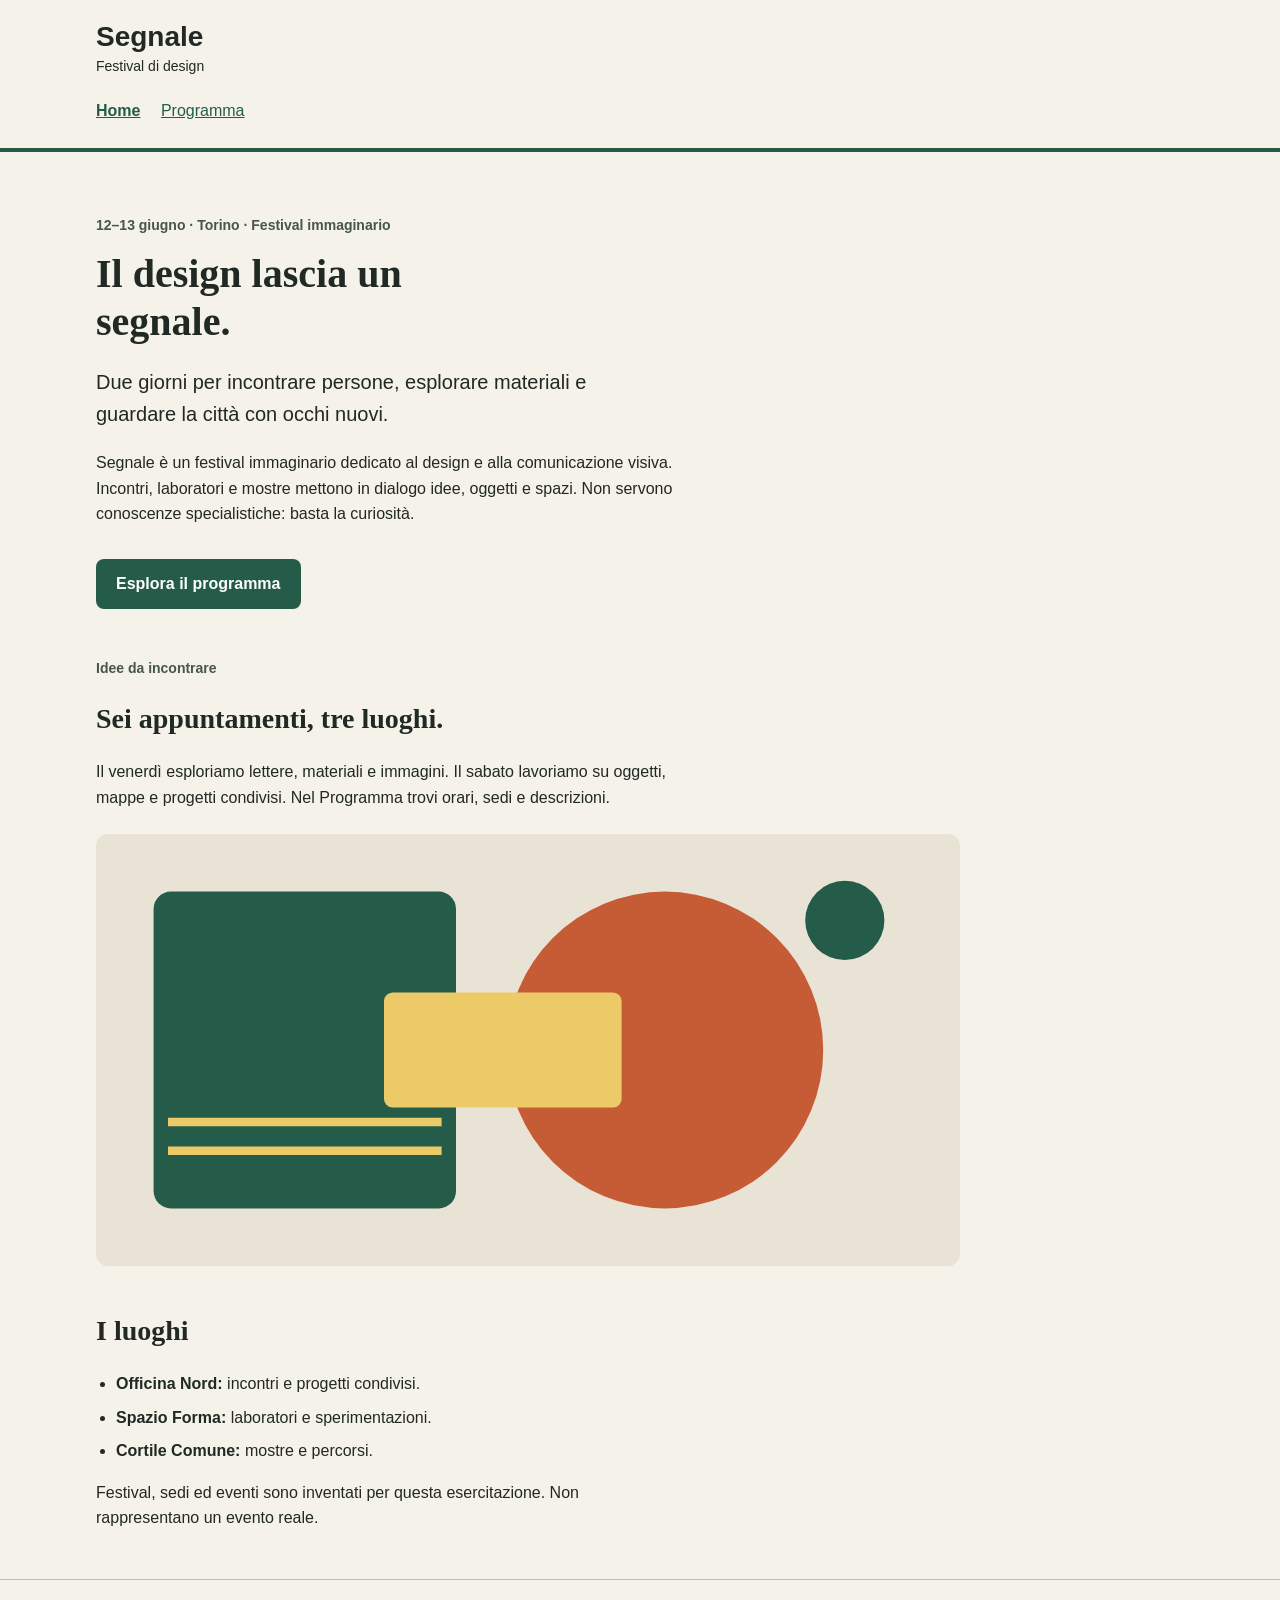
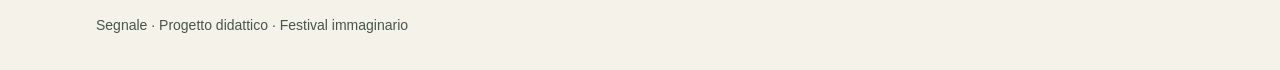
<file: festival-segnale/index.html>
<!doctype html>
<html lang="it">
<head>
  <meta charset="utf-8">
  <meta name="viewport" content="width=device-width, initial-scale=1">
  <title>Segnale — Festival di design</title>
  <link rel="stylesheet" href="style.css">
</head>
<body>
  <a class="skip-link" href="#contenuto">Vai al contenuto</a>
  <header class="site-header">
    <div class="container">
      <a class="brand" href="index.html">Segnale<span>Festival di design</span></a>
      <nav aria-label="Navigazione principale">
        <a href="index.html" aria-current="page">Home</a>
        <!-- Da completare: collegare questa voce alla pagina Programma. -->
        <a href="programma.html">Programma</a>
      </nav>
    </div>
  </header>

  <main id="contenuto" class="container">
    <section class="intro" aria-labelledby="titolo-home">
      <p class="eyebrow">12–13 giugno · Torino · Festival immaginario</p>
      <h1 id="titolo-home">Il design lascia un segnale.</h1>
      <p class="lead">Due giorni per incontrare persone, esplorare materiali e guardare la città con occhi nuovi.</p>
      <p class="reading-text">Segnale è un festival immaginario dedicato al design e alla comunicazione visiva. Incontri, laboratori e mostre mettono in dialogo idee, oggetti e spazi. Non servono conoscenze specialistiche: basta la curiosità.</p>
      <!-- Da completare: anche questo collegamento deve aprire il Programma. -->
      <a class="button-link" href="programma.html">Esplora il programma</a>
    </section>

    <section class="content-section" aria-labelledby="titolo-festival">
      <p class="eyebrow">Idee da incontrare</p>
      <h2 id="titolo-festival">Sei appuntamenti, tre luoghi.</h2>
      <p class="reading-text">Il venerdì esploriamo lettere, materiali e immagini. Il sabato lavoriamo su oggetti, mappe e progetti condivisi. Nel Programma trovi orari, sedi e descrizioni.</p>
      <img class="festival-image" src="assets/festival.svg" alt="Composizione geometrica di cerchi e rettangoli nei colori del festival" width="1200" height="600">
    </section>

    <section class="content-section" aria-labelledby="titolo-luoghi">
      <h2 id="titolo-luoghi">I luoghi</h2>
      <ul class="venues">
        <li><strong>Officina Nord:</strong> incontri e progetti condivisi.</li>
        <li><strong>Spazio Forma:</strong> laboratori e sperimentazioni.</li>
        <li><strong>Cortile Comune:</strong> mostre e percorsi.</li>
      </ul>
      <p class="reading-text">Festival, sedi ed eventi sono inventati per questa esercitazione. Non rappresentano un evento reale.</p>
    </section>
  </main>

  <footer class="site-footer"><div class="container"><p>Segnale · Progetto didattico · Festival immaginario</p></div></footer>
</body>
</html>
</file>
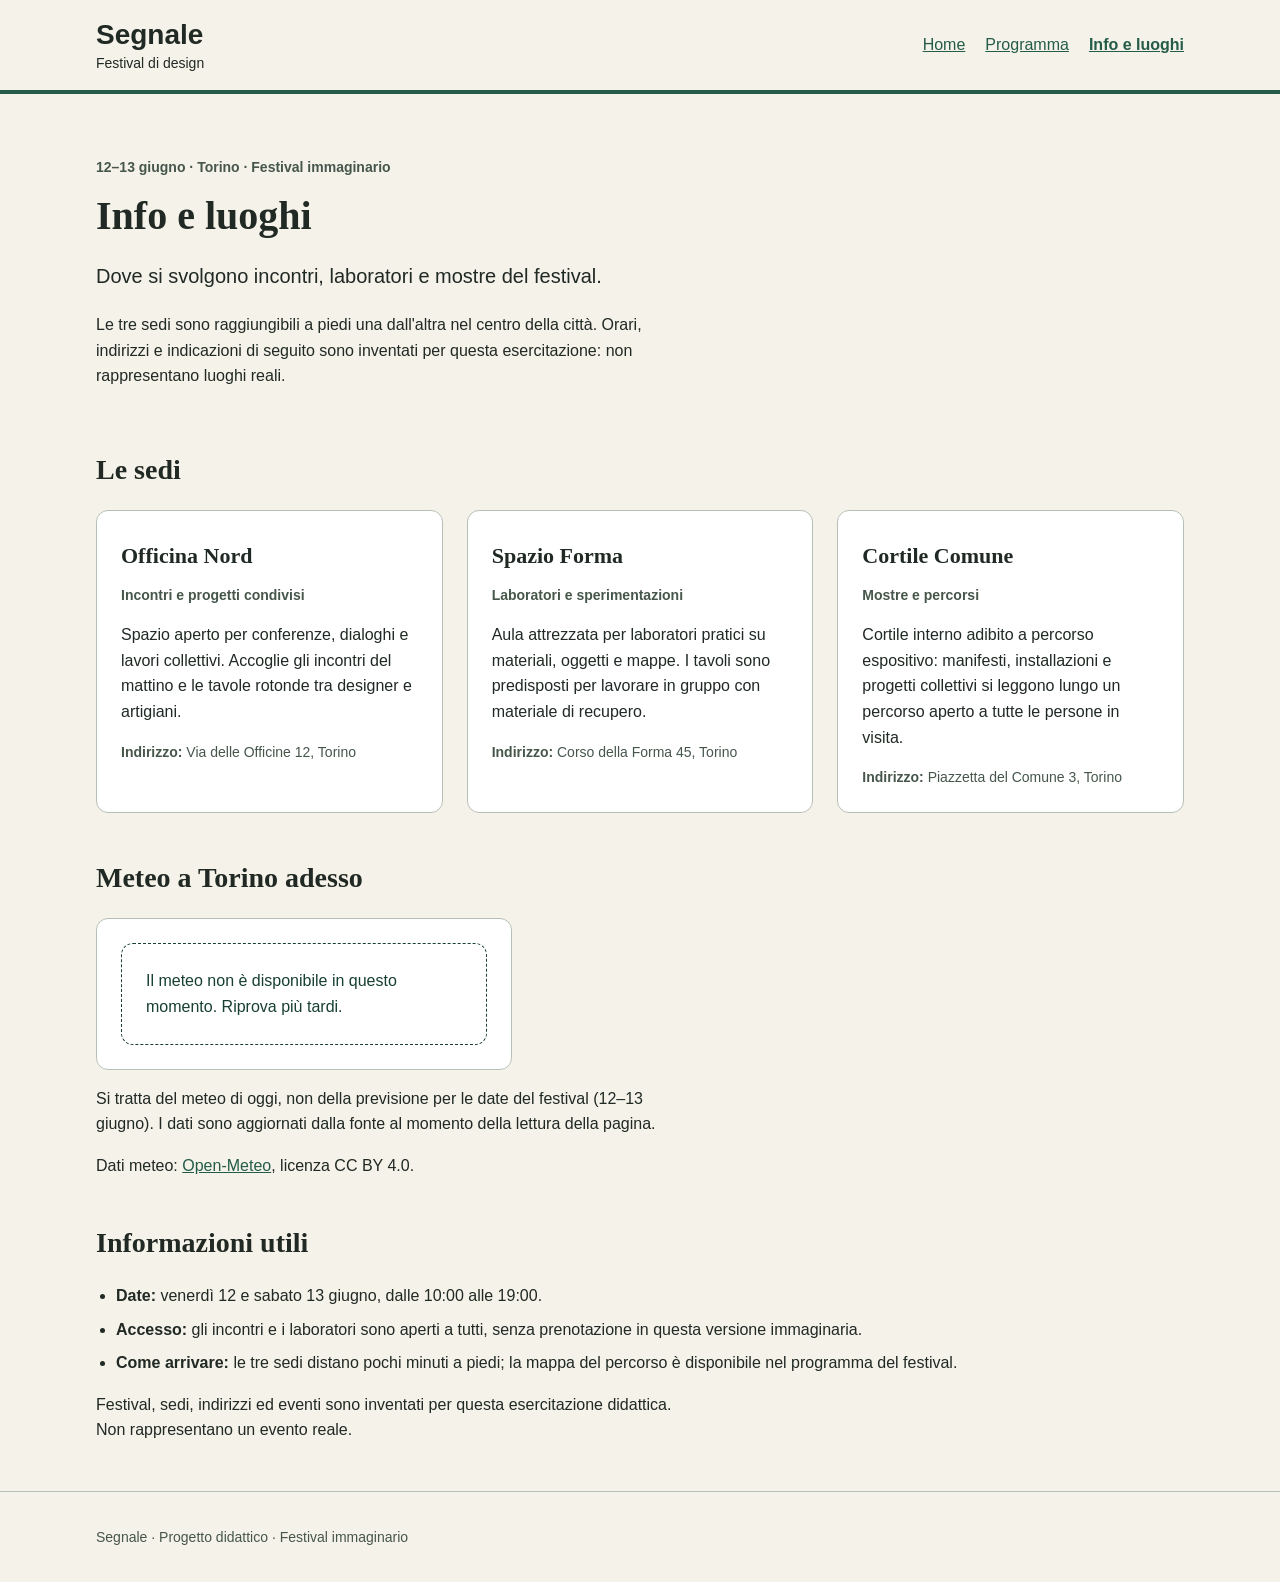
<file: info.html>
<!doctype html>
<html lang="it">
<head>
  <meta charset="utf-8">
  <meta name="viewport" content="width=device-width, initial-scale=1">
  <title>Info e luoghi — Segnale</title>
  <link rel="icon" href="assets/favicon.svg" type="image/svg+xml">
  <link rel="preconnect" href="https://miaoda.feishu.cn">
  <link rel="preconnect" href="https://sf3-scmcdn-cn.feishucdn.com" crossorigin>
  <link rel="stylesheet" href="https://miaoda.feishu.cn/fonts/css2?family=Fraunces:opsz,wght@9..144,600;9..144,700&family=Hanken+Grotesk:wght@400;500;700&display=swap">
  <link rel="stylesheet" href="style.css">
</head>
<body>
  <a class="skip-link" href="#contenuto">Vai al contenuto</a>
  <header class="site-header">
    <div class="container header-inner">
      <a class="brand" href="index.html">Segnale<span>Festival di design</span></a>
      <nav aria-label="Navigazione principale">
        <a href="index.html">Home</a>
        <a href="programma.html">Programma</a>
        <a href="info.html" aria-current="page">Info e luoghi</a>
      </nav>
    </div>
  </header>

  <main id="contenuto" class="container">
    <section class="intro" aria-labelledby="titolo-info">
      <p class="eyebrow">12–13 giugno · Torino · Festival immaginario</p>
      <h1 id="titolo-info">Info e luoghi</h1>
      <p class="lead">Dove si svolgono incontri, laboratori e mostre del festival.</p>
      <p class="reading-text">Le tre sedi sono raggiungibili a piedi una dall'altra nel centro della città. Orari, indirizzi e indicazioni di seguito sono inventati per questa esercitazione: non rappresentano luoghi reali.</p>
    </section>

    <section class="content-section" aria-labelledby="titolo-sedi">
      <h2 id="titolo-sedi">Le sedi</h2>
      <div class="venue-grid">
        <article class="venue-card">
          <h3>Officina Nord</h3>
          <p class="event-meta">Incontri e progetti condivisi</p>
          <p>Spazio aperto per conferenze, dialoghi e lavori collettivi. Accoglie gli incontri del mattino e le tavole rotonde tra designer e artigiani.</p>
          <p class="event-place"><strong>Indirizzo:</strong> Via delle Officine 12, Torino</p>
        </article>
        <article class="venue-card">
          <h3>Spazio Forma</h3>
          <p class="event-meta">Laboratori e sperimentazioni</p>
          <p>Aula attrezzata per laboratori pratici su materiali, oggetti e mappe. I tavoli sono predisposti per lavorare in gruppo con materiale di recupero.</p>
          <p class="event-place"><strong>Indirizzo:</strong> Corso della Forma 45, Torino</p>
        </article>
        <article class="venue-card">
          <h3>Cortile Comune</h3>
          <p class="event-meta">Mostre e percorsi</p>
          <p>Cortile interno adibito a percorso espositivo: manifesti, installazioni e progetti collettivi si leggono lungo un percorso aperto a tutte le persone in visita.</p>
          <p class="event-place"><strong>Indirizzo:</strong> Piazzetta del Comune 3, Torino</p>
        </article>
      </div>
    </section>

    <section class="content-section" aria-labelledby="titolo-meteo">
      <h2 id="titolo-meteo">Meteo a Torino adesso</h2>
      <div class="meteo-box" id="meteo-box" aria-live="polite">
        <p class="stato-messaggio" id="meteo-stato">Caricamento del meteo…</p>
      </div>
      <p class="reading-text">Si tratta del meteo di oggi, non della previsione per le date del festival (12–13 giugno). I dati sono aggiornati dalla fonte al momento della lettura della pagina.</p>
      <p class="reading-text">Dati meteo: <a href="https://open-meteo.com/" target="_blank" rel="noopener noreferrer">Open-Meteo</a>, licenza CC BY 4.0.</p>
    </section>

    <section class="content-section" aria-labelledby="titolo-utilita">
      <h2 id="titolo-utilita">Informazioni utili</h2>
      <ul class="venues">
        <li><strong>Date:</strong> venerdì 12 e sabato 13 giugno, dalle 10:00 alle 19:00.</li>
        <li><strong>Accesso:</strong> gli incontri e i laboratori sono aperti a tutti, senza prenotazione in questa versione immaginaria.</li>
        <li><strong>Come arrivare:</strong> le tre sedi distano pochi minuti a piedi; la mappa del percorso è disponibile nel programma del festival.</li>
      </ul>
      <p class="reading-text">Festival, sedi, indirizzi ed eventi sono inventati per questa esercitazione didattica. Non rappresentano un evento reale.</p>
    </section>
  </main>

  <footer class="site-footer"><div class="container"><p>Segnale · Progetto didattico · Festival immaginario</p></div></footer>
  <script src="meteo.js"></script>
</body>
</html>
</file>
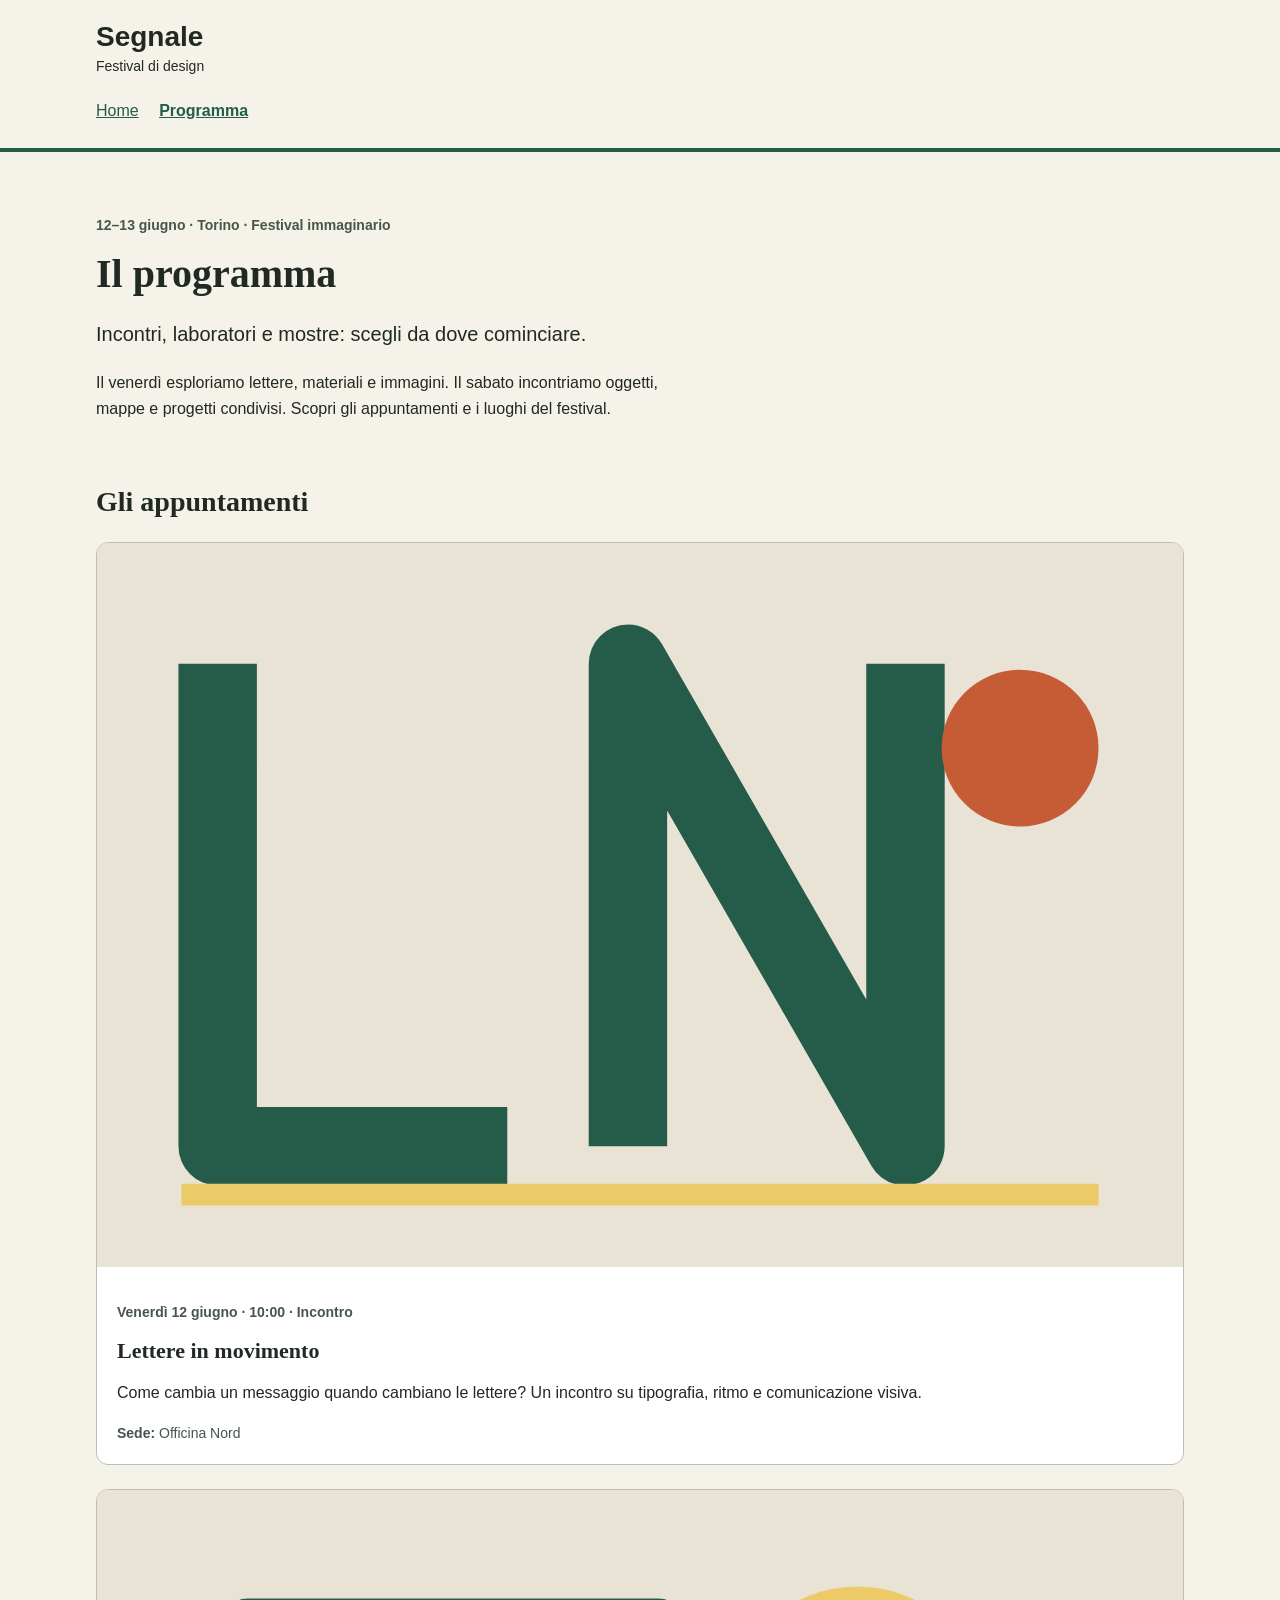
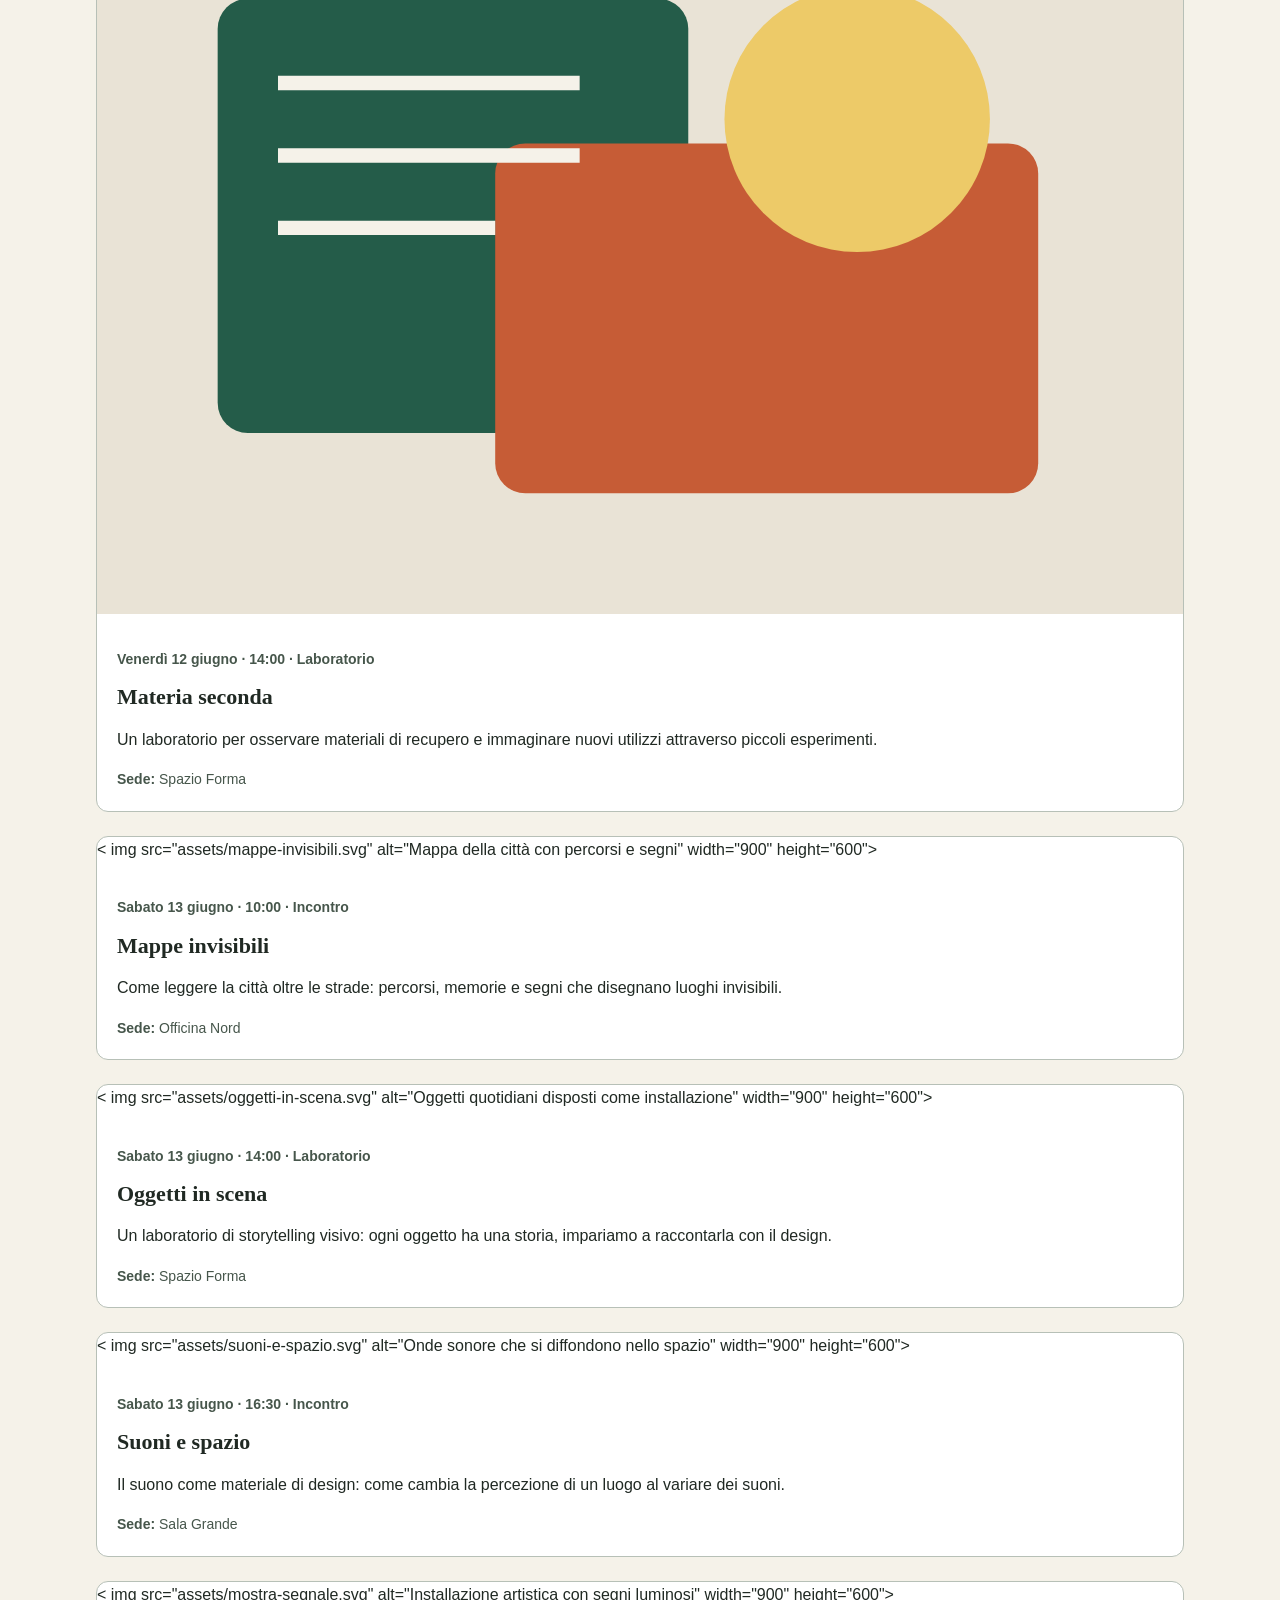
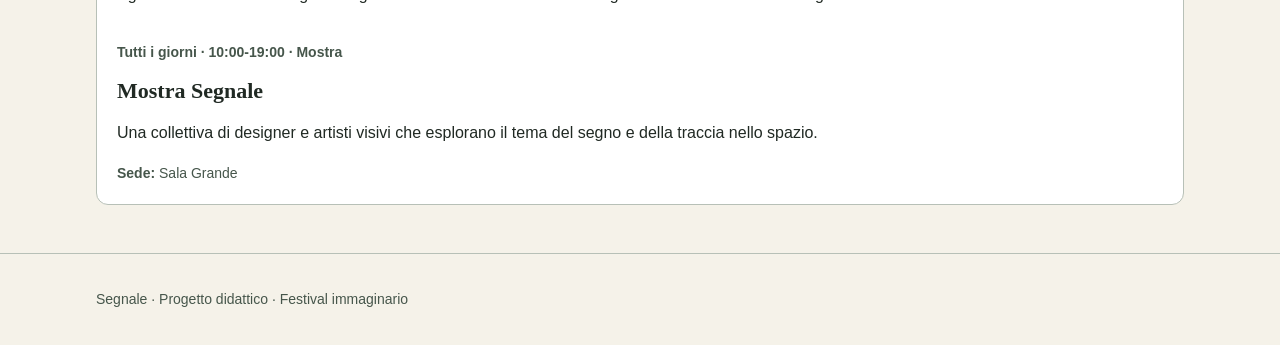
<file: festival-segnale/programma.html>
<!doctype html>
<html lang="it">
<head>
  <meta charset="utf-8">
  <meta name="viewport" content="width=device-width, initial-scale=1">
  <title>Programma — Segnale</title>
  <link rel="stylesheet" href="style.css">
</head>
<body>
  <a class="skip-link" href="#contenuto">Vai al contenuto</a>
  <header class="site-header">
    <div class="container">
      <a class="brand" href="index.html">Segnale<span>Festival di design</span></a>
      <nav aria-label="Navigazione principale">
        <!-- Da completare: collegare questa voce alla Home. -->
        <a href="index.html">Home</a>
        <a href="programma.html" aria-current="page">Programma</a>
      </nav>
    </div>
  </header>

  <main id="contenuto" class="container">
    <section class="intro" aria-labelledby="titolo-programma">
      <p class="eyebrow">12–13 giugno · Torino · Festival immaginario</p>
      <h1 id="titolo-programma">Il programma</h1>
      <p class="lead">Incontri, laboratori e mostre: scegli da dove cominciare.</p>
      <p class="reading-text">Il venerdì esploriamo lettere, materiali e immagini. Il sabato incontriamo oggetti, mappe e progetti condivisi. Scopri gli appuntamenti e i luoghi del festival.</p>
    </section>

    <section class="content-section" aria-labelledby="titolo-eventi">
      <h2 id="titolo-eventi">Gli appuntamenti</h2>
      <div class="event-grid">
        <article class="event-card">
          <img src="assets/lettere-in-movimento.svg" alt="Lettere geometriche disposte su una griglia" width="900" height="600">
          <div class="event-body">
            <p class="event-meta">Venerdì 12 giugno · 10:00 · Incontro</p>
            <h3>Lettere in movimento</h3>
            <p>Come cambia un messaggio quando cambiano le lettere? Un incontro su tipografia, ritmo e comunicazione visiva.</p>
            <p class="event-place"><strong>Sede:</strong> Officina Nord</p>
          </div>
        </article>
        <article class="event-card">
          <img src="assets/materia-seconda.svg" alt="Forme sovrapposte che richiamano campioni di materiali" width="900" height="600">
          <div class="event-body">
            <p class="event-meta">Venerdì 12 giugno · 14:00 · Laboratorio</p>
            <h3>Materia seconda</h3>
            <p>Un laboratorio per osservare materiali di recupero e immaginare nuovi utilizzi attraverso piccoli esperimenti.</p>
            <p class="event-place"><strong>Sede:</strong> Spazio Forma</p>
          </div>
        </article>
        <!-- Aggiungere qui gli altri quattro eventi indicati in istruzioni/CONTENUTI-EVENTI.md. -->
         <!-- 活动3 -->
<article class="event-card">
    < img src="assets/mappe-invisibili.svg" alt="Mappa della città con percorsi e segni" width="900" height="600">
    <div class="event-body">
        <p class="event-meta">Sabato 13 giugno · 10:00 · Incontro</p >
        <h3>Mappe invisibili</h3>
        <p>Come leggere la città oltre le strade: percorsi, memorie e segni che disegnano luoghi invisibili.</p >
        <p class="event-place"><strong>Sede:</strong> Officina Nord</p >
    </div>
</article>

<!-- 活动4 -->
<article class="event-card">
    < img src="assets/oggetti-in-scena.svg" alt="Oggetti quotidiani disposti come installazione" width="900" height="600">
    <div class="event-body">
        <p class="event-meta">Sabato 13 giugno · 14:00 · Laboratorio</p >
        <h3>Oggetti in scena</h3>
        <p>Un laboratorio di storytelling visivo: ogni oggetto ha una storia, impariamo a raccontarla con il design.</p >
        <p class="event-place"><strong>Sede:</strong> Spazio Forma</p >
    </div>
</article>

<!-- 活动5 -->
<article class="event-card">
    < img src="assets/suoni-e-spazio.svg" alt="Onde sonore che si diffondono nello spazio" width="900" height="600">
    <div class="event-body">
        <p class="event-meta">Sabato 13 giugno · 16:30 · Incontro</p >
        <h3>Suoni e spazio</h3>
        <p>Il suono come materiale di design: come cambia la percezione di un luogo al variare dei suoni.</p >
        <p class="event-place"><strong>Sede:</strong> Sala Grande</p >
    </div>
</article>

<!-- 活动6 -->
<article class="event-card">
    < img src="assets/mostra-segnale.svg" alt="Installazione artistica con segni luminosi" width="900" height="600">
    <div class="event-body">
        <p class="event-meta">Tutti i giorni · 10:00-19:00 · Mostra</p >
        <h3>Mostra Segnale</h3>
        <p>Una collettiva di designer e artisti visivi che esplorano il tema del segno e della traccia nello spazio.</p >
        <p class="event-place"><strong>Sede:</strong> Sala Grande</p >
    </div>
</article>
      </div>
    </section>
  </main>

  <footer class="site-footer"><div class="container"><p>Segnale · Progetto didattico · Festival immaginario</p></div></footer>
</body>
</html>
</file>
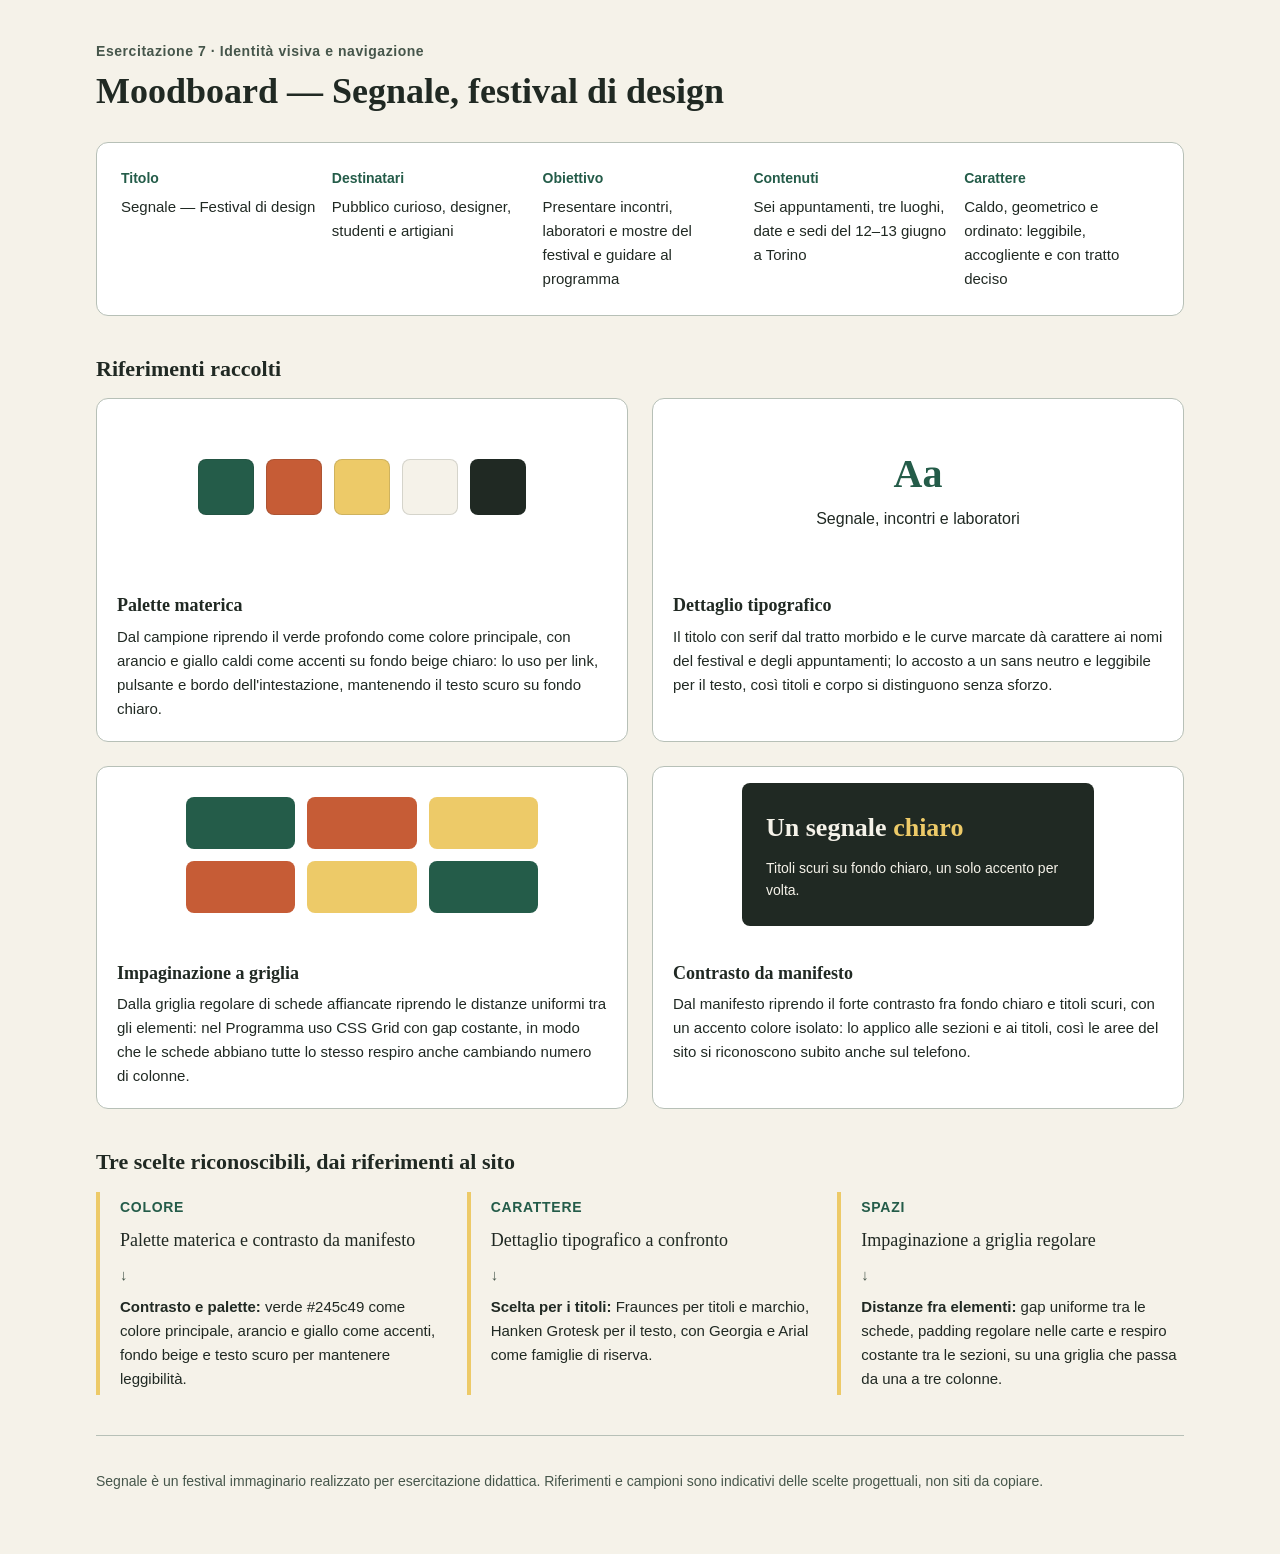
<file: progettazione/moodboard.html>
<!doctype html>
<html lang="it">
<head>
  <meta charset="utf-8">
  <meta name="viewport" content="width=device-width, initial-scale=1">
  <title>Moodboard — Segnale</title>
  <link rel="preconnect" href="https://miaoda.feishu.cn">
  <link rel="preconnect" href="https://sf3-scmcdn-cn.feishucdn.com" crossorigin>
  <link rel="stylesheet" href="https://miaoda.feishu.cn/fonts/css2?family=Fraunces:opsz,wght@9..144,600;9..144,700&family=Hanken+Grotesk:wght@400;500;700&display=swap">
  <style>
    :root {
      --primario: #245c49;
      --primario-scuro: #173f32;
      --arancio: #c65c36;
      --giallo: #edca68;
      --sfondo: #f5f2e9;
      --carta: #ffffff;
      --testo: #202923;
      --testo-debole: #46564b;
      --bordo: #b7c0b7;
      --font-titoli: "Fraunces", Georgia, "Times New Roman", serif;
      --font-testo: "Hanken Grotesk", Arial, Helvetica, sans-serif;
    }

    * {
      box-sizing: border-box;
    }

    body {
      margin: 0;
      background: var(--sfondo);
      color: var(--testo);
      font-family: var(--font-testo);
      font-size: 1rem;
      line-height: 1.6;
    }

    .pagina {
      width: 92%;
      max-width: 68rem;
      margin: 0 auto;
      padding: 2.5rem 0 3rem;
    }

    h1, h2, h3 {
      font-family: var(--font-titoli);
      line-height: 1.2;
      margin: 0;
    }

    h1 {
      font-size: 2.25rem;
    }

    h2 {
      font-size: 1.375rem;
      margin-bottom: 1rem;
    }

    .eyebrow {
      color: var(--testo-debole);
      font-size: 0.875rem;
      font-weight: 700;
      letter-spacing: 0.04em;
      margin: 0 0 0.5rem;
    }

    /* Brief: cinque campi */
    .brief {
      display: grid;
      grid-template-columns: repeat(5, 1fr);
      gap: 1rem;
      margin: 1.75rem 0 2.5rem;
      padding: 1.5rem;
      background: var(--carta);
      border: 1px solid var(--bordo);
      border-radius: 0.75rem;
    }

    .brief dt {
      font-size: 0.875rem;
      font-weight: 700;
      color: var(--primario);
      margin-bottom: 0.35rem;
    }

    .brief dd {
      margin: 0;
      font-size: 0.9375rem;
    }

    /* Riferimenti della moodboard */
    .riferimenti {
      display: grid;
      grid-template-columns: repeat(2, 1fr);
      gap: 1.5rem;
      margin-bottom: 2.5rem;
    }

    .riferimento {
      background: var(--carta);
      border: 1px solid var(--bordo);
      border-radius: 0.75rem;
      overflow: hidden;
    }

    .riferimento .anteprima {
      height: 11rem;
      display: flex;
      align-items: center;
      justify-content: center;
      gap: 0.75rem;
      padding: 1.25rem;
    }

    .riferimento .corpo {
      padding: 1.25rem;
    }

    .riferimento h3 {
      font-size: 1.125rem;
      margin-bottom: 0.5rem;
    }

    .riferimento p {
      margin: 0;
      font-size: 0.9375rem;
    }

    /* Campioni colore */
    .campioni {
      display: flex;
      gap: 0.75rem;
    }

    .campione {
      width: 3.5rem;
      height: 3.5rem;
      border-radius: 0.5rem;
      border: 1px solid rgba(32, 41, 35, 0.15);
    }

    .campione.verde { background: var(--primario); }
    .campione.arancio { background: var(--arancio); }
    .campione.giallo { background: var(--giallo); }
    .campione.beige { background: var(--sfondo); }
    .campione.scuro { background: var(--testo); }

    /* Campione tipografico */
    .tipo {
      text-align: center;
    }

    .tipo .titolo-campione {
      font-family: var(--font-titoli);
      font-size: 2.5rem;
      font-weight: 700;
      color: var(--primario);
    }

    .tipo .testo-campione {
      font-family: var(--font-testo);
      font-size: 1rem;
      color: var(--testo);
    }

    /* Griglia e distanze */
    .griglia {
      display: grid;
      grid-template-columns: repeat(3, 1fr);
      gap: 0.75rem;
      width: 100%;
      max-width: 22rem;
    }

    .riquadro {
      height: 3.25rem;
      border-radius: 0.5rem;
    }

    .riquadro.v { background: var(--primario); }
    .riquadro.a { background: var(--arancio); }
    .riquadro.g { background: var(--giallo); }

    /* Contrasto manifesto */
    .manifesto {
      width: 100%;
      max-width: 22rem;
      background: var(--testo);
      color: var(--sfondo);
      padding: 1.5rem;
      border-radius: 0.5rem;
    }

    .manifesto .m-titolo {
      font-family: var(--font-titoli);
      font-size: 1.625rem;
      font-weight: 700;
    }

    .manifesto .m-titolo em {
      color: var(--giallo);
      font-style: normal;
    }

    .manifesto .m-testo {
      font-size: 0.875rem;
      margin-top: 0.5rem;
    }

    /* Tre scelte dal riferimento al sito */
    .scelte {
      display: grid;
      grid-template-columns: repeat(3, 1fr);
      gap: 1.5rem;
    }

    .scelta {
      border-left: 4px solid var(--giallo);
      padding: 0.25rem 0 0.25rem 1.25rem;
    }

    .scelta .etichetta {
      font-size: 0.875rem;
      font-weight: 700;
      color: var(--primario);
      text-transform: uppercase;
      letter-spacing: 0.05em;
      margin-bottom: 0.5rem;
    }

    .scelta .da {
      font-family: var(--font-titoli);
      font-size: 1.125rem;
    }

    .scelta .freccia {
      margin: 0.5rem 0;
      color: var(--testo-debole);
    }

    .scelta .a {
      font-weight: 700;
    }

    .scelta p {
      margin: 0;
      font-size: 0.9375rem;
    }

    footer {
      margin-top: 2.5rem;
      padding-top: 1.25rem;
      border-top: 1px solid var(--bordo);
      color: var(--testo-debole);
      font-size: 0.875rem;
    }

    @media print {
      body {
        background: #ffffff;
      }
      .pagina {
        width: 100%;
        max-width: none;
        padding: 0;
      }
      .riferimento, .brief, .scelta {
        break-inside: avoid;
      }
    }
  </style>
</head>
<body>
  <div class="pagina">
    <header>
      <p class="eyebrow">Esercitazione 7 · Identità visiva e navigazione</p>
      <h1>Moodboard — Segnale, festival di design</h1>
    </header>

    <dl class="brief">
      <div>
        <dt>Titolo</dt>
        <dd>Segnale — Festival di design</dd>
      </div>
      <div>
        <dt>Destinatari</dt>
        <dd>Pubblico curioso, designer, studenti e artigiani</dd>
      </div>
      <div>
        <dt>Obiettivo</dt>
        <dd>Presentare incontri, laboratori e mostre del festival e guidare al programma</dd>
      </div>
      <div>
        <dt>Contenuti</dt>
        <dd>Sei appuntamenti, tre luoghi, date e sedi del 12–13 giugno a Torino</dd>
      </div>
      <div>
        <dt>Carattere</dt>
        <dd>Caldo, geometrico e ordinato: leggibile, accogliente e con tratto deciso</dd>
      </div>
    </dl>

    <section aria-labelledby="titolo-riferimenti">
      <h2 id="titolo-riferimenti">Riferimenti raccolti</h2>
      <div class="riferimenti">
        <article class="riferimento">
          <div class="anteprima">
            <div class="campioni" aria-hidden="true">
              <span class="campione verde"></span>
              <span class="campione arancio"></span>
              <span class="campione giallo"></span>
              <span class="campione beige"></span>
              <span class="campione scuro"></span>
            </div>
          </div>
          <div class="corpo">
            <h3>Palette materica</h3>
            <p>Dal campione riprendo il verde profondo come colore principale, con arancio e giallo caldi come accenti su fondo beige chiaro: lo uso per link, pulsante e bordo dell'intestazione, mantenendo il testo scuro su fondo chiaro.</p>
          </div>
        </article>

        <article class="riferimento">
          <div class="anteprima tipo">
            <div>
              <div class="titolo-campione">Aa</div>
              <div class="testo-campione">Segnale, incontri e laboratori</div>
            </div>
          </div>
          <div class="corpo">
            <h3>Dettaglio tipografico</h3>
            <p>Il titolo con serif dal tratto morbido e le curve marcate dà carattere ai nomi del festival e degli appuntamenti; lo accosto a un sans neutro e leggibile per il testo, così titoli e corpo si distinguono senza sforzo.</p>
          </div>
        </article>

        <article class="riferimento">
          <div class="anteprima">
            <div class="griglia" aria-hidden="true">
              <span class="riquadro v"></span>
              <span class="riquadro a"></span>
              <span class="riquadro g"></span>
              <span class="riquadro a"></span>
              <span class="riquadro g"></span>
              <span class="riquadro v"></span>
            </div>
          </div>
          <div class="corpo">
            <h3>Impaginazione a griglia</h3>
            <p>Dalla griglia regolare di schede affiancate riprendo le distanze uniformi tra gli elementi: nel Programma uso CSS Grid con gap costante, in modo che le schede abbiano tutte lo stesso respiro anche cambiando numero di colonne.</p>
          </div>
        </article>

        <article class="riferimento">
          <div class="anteprima">
            <div class="manifesto" aria-hidden="true">
              <div class="m-titolo">Un segnale <em>chiaro</em></div>
              <div class="m-testo">Titoli scuri su fondo chiaro, un solo accento per volta.</div>
            </div>
          </div>
          <div class="corpo">
            <h3>Contrasto da manifesto</h3>
            <p>Dal manifesto riprendo il forte contrasto fra fondo chiaro e titoli scuri, con un accento colore isolato: lo applico alle sezioni e ai titoli, così le aree del sito si riconoscono subito anche sul telefono.</p>
          </div>
        </article>
      </div>
    </section>

    <section aria-labelledby="titolo-scelte">
      <h2 id="titolo-scelte">Tre scelte riconoscibili, dai riferimenti al sito</h2>
      <div class="scelte">
        <div class="scelta">
          <p class="etichetta">Colore</p>
          <p class="da">Palette materica e contrasto da manifesto</p>
          <p class="freccia">↓</p>
          <p><span class="a">Contrasto e palette:</span> verde #245c49 come colore principale, arancio e giallo come accenti, fondo beige e testo scuro per mantenere leggibilità.</p>
        </div>
        <div class="scelta">
          <p class="etichetta">Carattere</p>
          <p class="da">Dettaglio tipografico a confronto</p>
          <p class="freccia">↓</p>
          <p><span class="a">Scelta per i titoli:</span> Fraunces per titoli e marchio, Hanken Grotesk per il testo, con Georgia e Arial come famiglie di riserva.</p>
        </div>
        <div class="scelta">
          <p class="etichetta">Spazi</p>
          <p class="da">Impaginazione a griglia regolare</p>
          <p class="freccia">↓</p>
          <p><span class="a">Distanze fra elementi:</span> gap uniforme tra le schede, padding regolare nelle carte e respiro costante tra le sezioni, su una griglia che passa da una a tre colonne.</p>
        </div>
      </div>
    </section>

    <footer>
      <p>Segnale è un festival immaginario realizzato per esercitazione didattica. Riferimenti e campioni sono indicativi delle scelte progettuali, non siti da copiare.</p>
    </footer>
  </div>
</body>
</html>
</file>
<file: festival-segnale/style.css>
/* Stile iniziale: tipografia, colori e variabili CSS sono già predisposti.
   Lavoreremo su collegamenti, CSS condiviso e disposizione delle schede. */

/* Scelte comuni: ogni regola usa var() per richiamarne il valore. */
:root {
  --colore-primario: #245c49;
  --colore-primario-scuro: #173f32;
  --colore-sfondo: #f5f2e9;
  --colore-testo: #202923;
  --font-testo: Arial, Helvetica, sans-serif;
  --font-titoli: Georgia, "Times New Roman", serif;
}

* {
  box-sizing: border-box;
}

body {
  margin: 0;
  background: var(--colore-sfondo);
  color: var(--colore-testo);
  font-family: var(--font-testo);
  font-size: 1rem;
  line-height: 1.6;
}

a {
  color: var(--colore-primario);
}

a:hover {
  text-decoration-thickness: 3px;
}

a:focus-visible {
  outline: 3px solid var(--colore-testo);
  outline-offset: 4px;
}

.container {
  width: 92%;
  max-width: 68rem;
  margin: 0 auto;
}

.site-header {
  padding: 1.25rem 0;
  border-bottom: 4px solid var(--colore-primario);
}

.brand {
  display: inline-block;
  color: var(--colore-testo);
  font-size: 1.75rem;
  font-weight: bold;
  line-height: 1.2;
  text-decoration: none;
}

.brand span {
  display: block;
  margin-top: 0.25rem;
  font-size: 0.875rem;
  font-weight: normal;
}

nav {
  margin-top: 1rem;
}

nav a {
  display: inline-block;
  margin-right: 1rem;
  padding: 0.25rem 0;
}

nav a[aria-current="page"] {
  font-weight: bold;
}

.intro {
  padding: 3rem 0 1rem;
}

.eyebrow,
.event-meta {
  color: #46564b;
  font-size: 0.875rem;
  font-weight: bold;
}

h1,
h2,
h3 {
  font-family: var(--font-titoli);
  line-height: 1.2;
}

h1 {
  max-width: 18ch;
  margin: 0.75rem 0 1.25rem;
  font-size: 2.5rem;
}

h2 {
  font-size: 1.75rem;
}

h3 {
  margin: 0.5rem 0 0.75rem;
  font-size: 1.375rem;
}

.lead {
  max-width: 48ch;
  font-size: 1.25rem;
}

.reading-text {
  max-width: 65ch;
}

.button-link {
  display: inline-block;
  margin-top: 1rem;
  padding: 0.75rem 1.25rem;
  border-radius: 0.5rem;
  background: var(--colore-primario);
  color: #ffffff;
  font-weight: bold;
  text-decoration: none;
}

.button-link:hover {
  background: var(--colore-primario-scuro);
}

.content-section {
  margin: 2rem 0 3rem;
}

.festival-image {
  display: block;
  width: 100%;
  max-width: 54rem;
  height: auto;
  margin-top: 1.5rem;
  border-radius: 0.75rem;
}

.venues {
  padding-left: 1.25rem;
}

.venues li {
  margin-bottom: 0.5rem;
}

/* Qui inseriremo la regola .event-grid durante la demo. */

.event-card {
  margin-bottom: 1.5rem;
  overflow: hidden;
  border: 1px solid #b7c0b7;
  border-radius: 0.75rem;
  background: #ffffff;
}

.event-card img {
  display: block;
  width: 100%;
  height: auto;
}

.event-body {
  padding: 1.25rem;
}

.event-body p:last-child {
  margin-bottom: 0;
}

.event-place {
  color: #46564b;
  font-size: 0.875rem;
}

.site-footer {
  padding: 1.25rem 0;
  border-top: 1px solid #b7c0b7;
  color: #46564b;
  font-size: 0.875rem;
}

.skip-link {
  position: absolute;
  top: -6rem;
  left: 1rem;
  padding: 0.75rem 1rem;
  background: #ffffff;
  color: var(--colore-testo);
}

.skip-link:focus {
  top: 1rem;
}

/* Qui aggiungeremo la media query durante la demo. */
@media (max-width: 599px) {
    .event-grid {
        grid-template-columns: 1fr;
    }
}
</file>
<file: style.css>
/* Stile condiviso dalle pagine Home, Programma e Info e luoghi.
   Tipografia, colori e variabili CSS sono raccolte in :root. */

/* Scelte comuni: ogni regola usa var() per richiamarne il valore. */
:root {
  --colore-primario: #245c49;
  --colore-primario-scuro: #173f32;
  --colore-sfondo: #f5f2e9;
  --colore-testo: #202923;
  --font-testo: "Hanken Grotesk", Arial, Helvetica, sans-serif;
  --font-titoli: "Fraunces", Georgia, "Times New Roman", serif;
  --raggio-scheda: 0.75rem;
  --gap-griglia: 1.5rem;
}

* {
  box-sizing: border-box;
}

body {
  margin: 0;
  background: var(--colore-sfondo);
  color: var(--colore-testo);
  font-family: var(--font-testo);
  font-size: 1rem;
  line-height: 1.6;
}

a {
  color: var(--colore-primario);
}

a:hover {
  text-decoration-thickness: 3px;
}

a:focus-visible {
  outline: 3px solid var(--colore-testo);
  outline-offset: 4px;
}

.container {
  width: 92%;
  max-width: 68rem;
  margin: 0 auto;
}

/* Intestazione fissa in alto durante lo scorrimento. */
.site-header {
  position: sticky;
  top: 0;
  z-index: 20;
  padding: 1.1rem 0;
  background: var(--colore-sfondo);
  border-bottom: 4px solid var(--colore-primario);
}

.header-inner {
  display: flex;
  flex-direction: column;
  flex-wrap: wrap;
  align-items: flex-start;
  justify-content: space-between;
  gap: 0.75rem 1.5rem;
}

.brand {
  display: inline-block;
  color: var(--colore-testo);
  font-size: 1.75rem;
  font-weight: 700;
  line-height: 1.2;
  text-decoration: none;
}

.brand span {
  display: block;
  margin-top: 0.25rem;
  font-size: 0.875rem;
  font-weight: normal;
}

/* Sotto i 600 px il menu è in colonna: i link si impilano uno sotto l'altro. */
nav {
  display: flex;
  flex-direction: column;
  gap: 0.35rem;
  margin-top: 0;
}

nav a {
  display: inline-block;
  margin-right: 0;
  padding: 0.25rem 0;
}

nav a:last-child {
  margin-right: 0;
}

nav a[aria-current="page"] {
  font-weight: 700;
}

.intro {
  padding: 3rem 0 1rem;
}

.eyebrow,
.event-meta {
  color: #46564b;
  font-size: 0.875rem;
  font-weight: 700;
}

h1,
h2,
h3 {
  font-family: var(--font-titoli);
  line-height: 1.2;
}

h1 {
  max-width: 18ch;
  margin: 0.75rem 0 1.25rem;
  font-size: 2.5rem;
}

h2 {
  font-size: 1.75rem;
}

h3 {
  margin: 0.5rem 0 0.75rem;
  font-size: 1.375rem;
}

.lead {
  max-width: 48ch;
  font-size: 1.25rem;
}

.reading-text {
  max-width: 65ch;
}

.button-link {
  display: inline-block;
  margin-top: 1rem;
  padding: 0.75rem 1.25rem;
  border-radius: 0.5rem;
  background: var(--colore-primario);
  color: #ffffff;
  font-weight: 700;
  text-decoration: none;
}

.button-link:hover {
  background: var(--colore-primario-scuro);
}

.content-section {
  margin: 2rem 0 3rem;
}

.festival-image {
  display: block;
  width: 100%;
  max-width: 54rem;
  height: auto;
  margin-top: 1.5rem;
  border-radius: var(--raggio-scheda);
}

.venues {
  padding-left: 1.25rem;
}

.venues li {
  margin-bottom: 0.5rem;
}

/* Griglia del Programma: una colonna sotto i 600 px. */
.event-grid {
  display: grid;
  grid-template-columns: 1fr;
  gap: var(--gap-griglia);
  margin-top: 1.5rem;
}

.event-card {
  margin-bottom: 0;
  overflow: hidden;
  border: 1px solid #b7c0b7;
  border-radius: var(--raggio-scheda);
  background: #ffffff;
}

.event-card img {
  display: block;
  width: 100%;
  height: auto;
}

.event-body {
  padding: 1.25rem;
}

.event-body p:last-child {
  margin-bottom: 0;
}

.event-place {
  color: #46564b;
  font-size: 0.875rem;
}

/* Messaggi di stato del Programma: caricamento, elenco vuoto, errore. */
.stato-messaggio {
  margin: 0;
  padding: 1.5rem;
  border: 1px dashed #b7c0b7;
  border-radius: var(--raggio-scheda);
  background: #ffffff;
}

.stato-errore {
  border-color: var(--colore-primario-scuro);
  color: var(--colore-primario-scuro);
}

.stato-vuoto {
  color: #46564b;
}

/* Notizie dalla Home: elenco breve collegato alla fonte ANSA. */
.news-list {
  margin-top: 1.5rem;
}

.news-list ul {
  margin: 0;
  padding-left: 1.25rem;
}

.news-item {
  margin-bottom: 1rem;
}

.news-item a {
  color: var(--colore-primario);
  font-weight: 500;
}

.news-data {
  color: #46564b;
  font-size: 0.875rem;
}

.news-fonte {
  margin-top: 1rem;
  font-size: 0.875rem;
  color: #46564b;
}

/* Riquadro meteo nella pagina Info e luoghi. */
.meteo-box {
  max-width: 26rem;
  padding: 1.5rem;
  border: 1px solid #b7c0b7;
  border-radius: var(--raggio-scheda);
  background: #ffffff;
}

.meteo-box p:last-child {
  margin-bottom: 0;
}

.meteo-temperatura {
  margin: 0 0 0.5rem;
  font-family: var(--font-titoli);
  font-size: 2rem;
  font-weight: 700;
  color: var(--colore-primario);
}

/* Schede dei luoghi nella pagina Info e luoghi. */
.venue-grid {
  display: grid;
  grid-template-columns: 1fr;
  gap: var(--gap-griglia);
  margin-top: 1.5rem;
}

.venue-card {
  padding: 1.5rem;
  border: 1px solid #b7c0b7;
  border-radius: var(--raggio-scheda);
  background: #ffffff;
}

.venue-card p:last-child {
  margin-bottom: 0;
}

.site-footer {
  padding: 1.25rem 0;
  border-top: 1px solid #b7c0b7;
  color: #46564b;
  font-size: 0.875rem;
}

.skip-link {
  position: absolute;
  top: -6rem;
  left: 1rem;
  padding: 0.75rem 1rem;
  background: #ffffff;
  color: var(--colore-testo);
}

.skip-link:focus {
  top: 1rem;
}

/* Da 600 px a 1023 px: menu in riga, due colonne nel Programma. */
@media (min-width: 600px) {
  .header-inner {
    flex-direction: row;
    align-items: center;
  }

  nav {
    flex-direction: row;
    align-items: center;
    gap: 1.25rem;
  }

  nav a {
    margin-right: 0;
  }

  .event-grid,
  .venue-grid {
    grid-template-columns: repeat(2, 1fr);
  }
}

/* Da 1024 px in su: tre colonne nel Programma. */
@media (min-width: 1024px) {
  .event-grid {
    grid-template-columns: repeat(3, 1fr);
  }

  .venue-grid {
    grid-template-columns: repeat(3, 1fr);
  }
}
</file>
